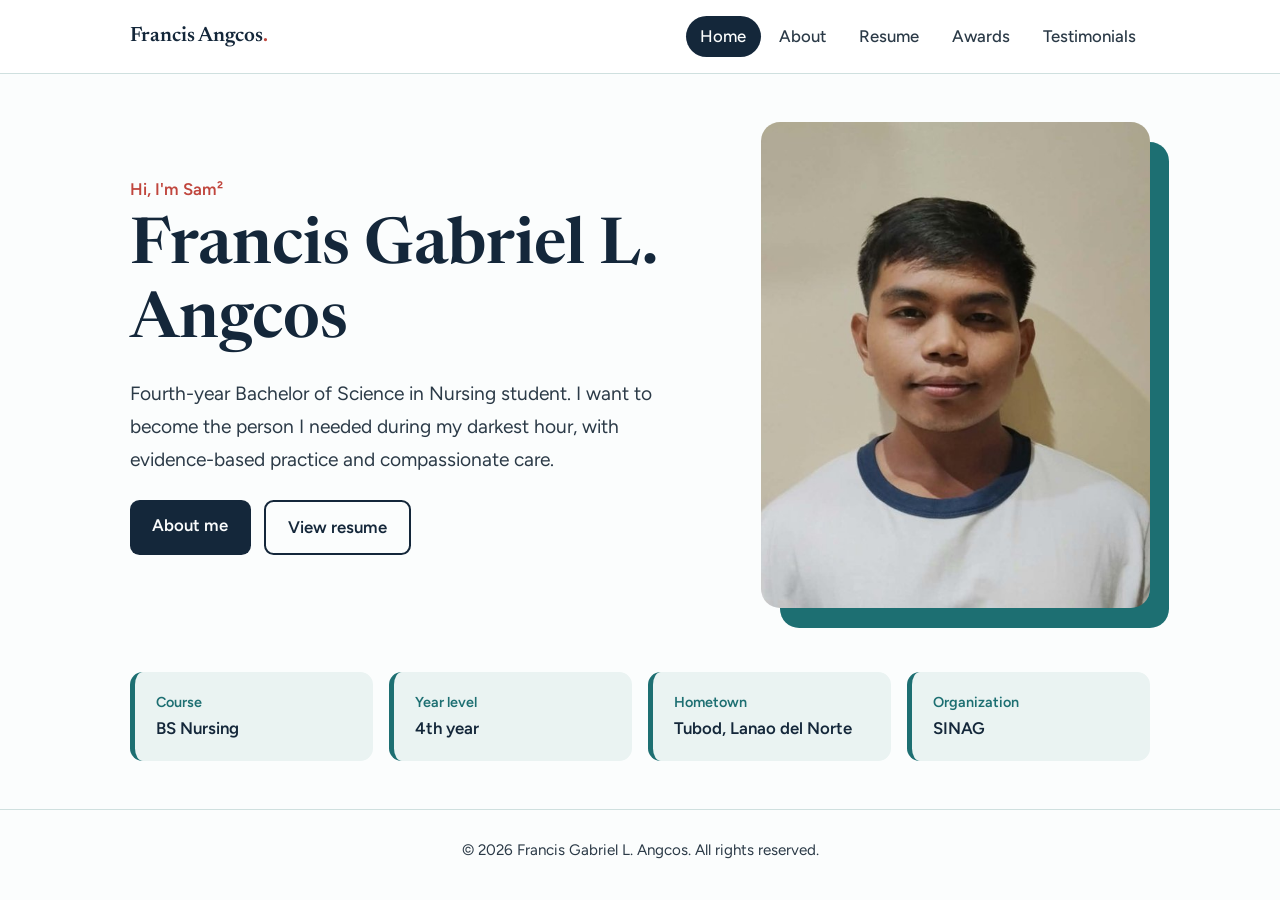
<file: index.html>
<!DOCTYPE html>
<html lang="en">
<head>
<meta charset="UTF-8">
<meta name="viewport" content="width=device-width, initial-scale=1">
<title>Home | Francis Gabriel L. Angcos</title>
<meta name="description" content="Personal website of Francis Gabriel L. Angcos, 4th year BS Nursing student.">
<link rel="preconnect" href="https://fonts.googleapis.com">
<link rel="stylesheet" href="https://fonts.googleapis.com/css2?family=Figtree:wght@400;500;600&family=Newsreader:ital,wght@0,500;0,600;1,400&display=swap">
<link rel="stylesheet" href="style.css">
</head>
<body>
<a class="skip" href="#main">Skip to content</a>
<header>
<div class="bar">
<a class="brand" href="index.html">Francis Angcos<span>.</span></a>
<nav aria-label="Main navigation"><ul><li><a href="index.html" aria-current="page">Home</a></li><li><a href="about.html">About</a></li><li><a href="resume.html">Resume</a></li><li><a href="awards.html">Awards</a></li><li><a href="testimonials.html">Testimonials</a></li></ul></nav>
</div>
</header>
<main id="main">
<section class="hero" aria-labelledby="name">
<div>
<p class="nick">Hi, I'm Sam&sup2;</p>
<h1 id="name">Francis Gabriel L. Angcos</h1>
<p class="lead">Fourth-year Bachelor of Science in Nursing student. I want to become the person I needed during my darkest hour, with evidence-based practice and compassionate care.</p>
<div class="btns"><a class="btn" href="about.html">About me</a><a class="btn alt" href="resume.html">View resume</a></div>
</div>
<figure class="portrait"><img src="PHOTOS/profile.jpg" alt="Portrait of Francis Gabriel L. Angcos in a white shirt with a navy collar" width="700" height="727"></figure>
</section>
<dl class="facts">
<div><dt>Course</dt><dd>BS Nursing</dd></div>
<div><dt>Year level</dt><dd>4th year</dd></div>
<div><dt>Hometown</dt><dd>Tubod, Lanao del Norte</dd></div>
<div><dt>Organization</dt><dd>SINAG</dd></div>
</dl>
</main>
<footer class="site">&copy; 2026 Francis Gabriel L. Angcos. All rights reserved.</footer>
</body>
</html>
</file>
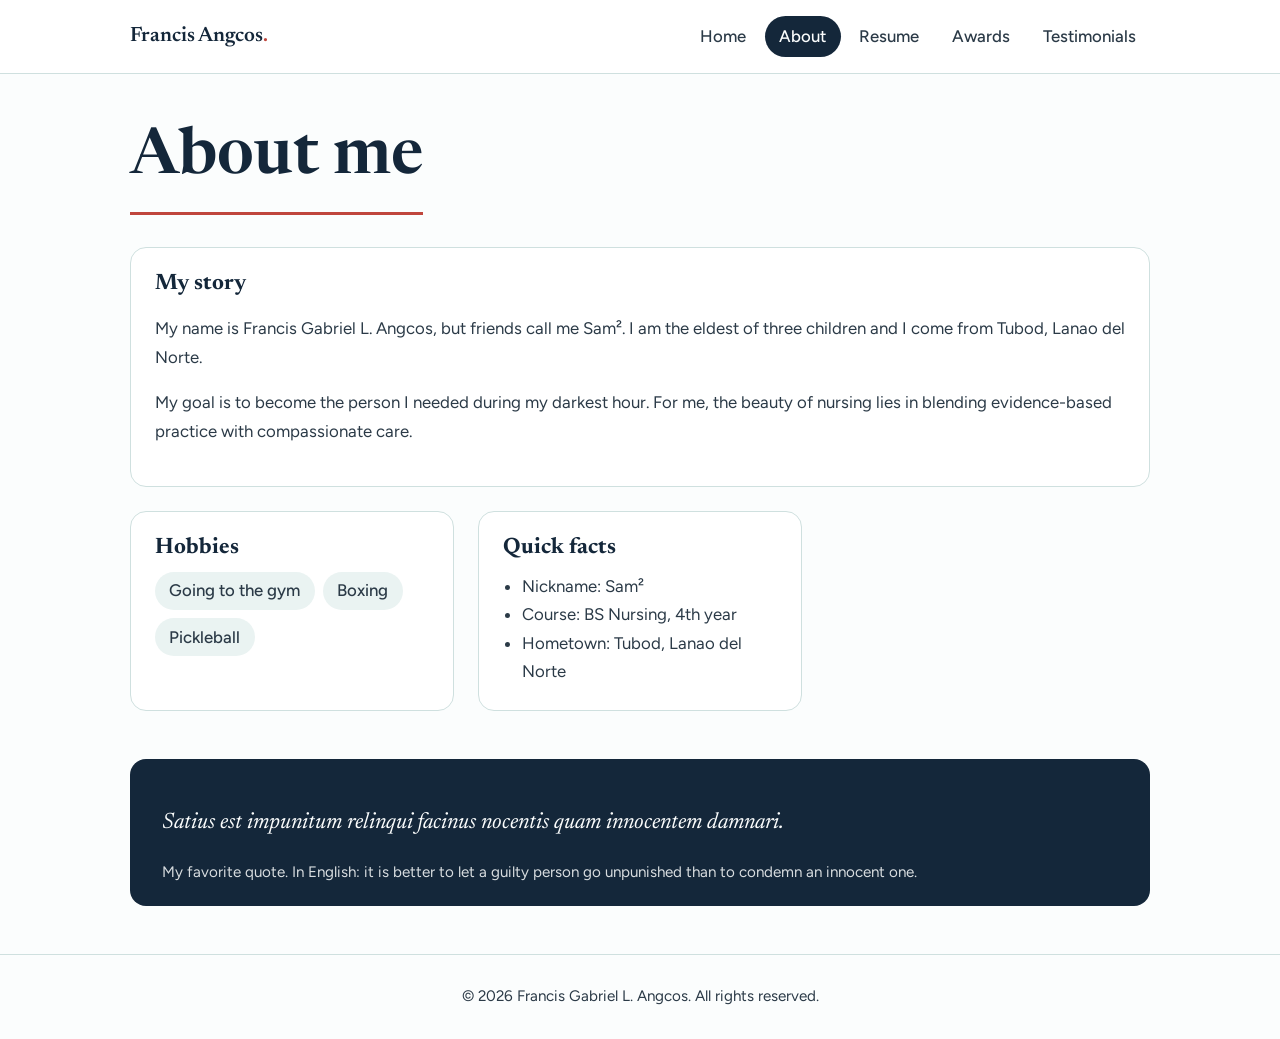
<file: about.html>
<!DOCTYPE html>
<html lang="en">
<head>
<meta charset="UTF-8">
<meta name="viewport" content="width=device-width, initial-scale=1">
<title>About | Francis Gabriel L. Angcos</title>
<meta name="description" content="Learn about Francis Gabriel L. Angcos: background, hobbies, and favorite quote.">
<link rel="preconnect" href="https://fonts.googleapis.com">
<link rel="stylesheet" href="https://fonts.googleapis.com/css2?family=Figtree:wght@400;500;600&family=Newsreader:ital,wght@0,500;0,600;1,400&display=swap">
<link rel="stylesheet" href="style.css">
</head>
<body>
<a class="skip" href="#main">Skip to content</a>
<header>
<div class="bar">
<a class="brand" href="index.html">Francis Angcos<span>.</span></a>
<nav aria-label="Main navigation"><ul><li><a href="index.html">Home</a></li><li><a href="about.html" aria-current="page">About</a></li><li><a href="resume.html">Resume</a></li><li><a href="awards.html">Awards</a></li><li><a href="testimonials.html">Testimonials</a></li></ul></nav>
</div>
</header>
<main id="main">
<h1 class="page-title">About me</h1>
<div class="grid">
<section class="card wide"><h2>My story</h2>
<p>My name is Francis Gabriel L. Angcos, but friends call me Sam&sup2;. I am the eldest of three children and I come from Tubod, Lanao del Norte.</p>
<p>My goal is to become the person I needed during my darkest hour. For me, the beauty of nursing lies in blending evidence-based practice with compassionate care.</p></section>
<section class="card"><h2>Hobbies</h2>
<ul class="tags"><li>Going to the gym</li><li>Boxing</li><li>Pickleball</li></ul></section>
<section class="card"><h2>Quick facts</h2>
<ul><li>Nickname: Sam&sup2;</li><li>Course: BS Nursing, 4th year</li><li>Hometown: Tubod, Lanao del Norte</li></ul></section>
</div>
<blockquote lang="la"><p>Satius est impunitum relinqui facinus nocentis quam innocentem damnari.</p>
<footer>My favorite quote. In English: it is better to let a guilty person go unpunished than to condemn an innocent one.</footer></blockquote>
</main>
<footer class="site">&copy; 2026 Francis Gabriel L. Angcos. All rights reserved.</footer>
</body>
</html>
</file>
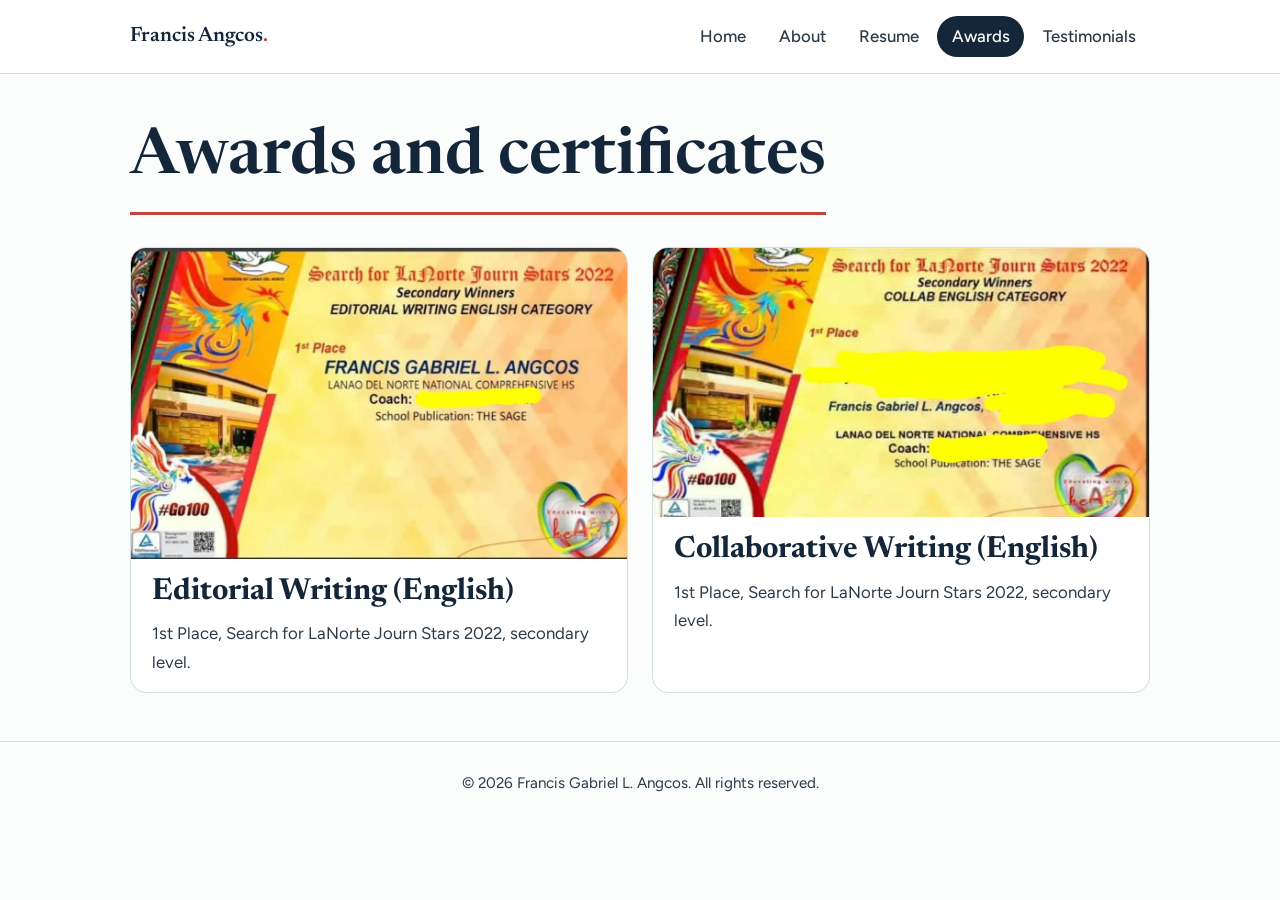
<file: awards.html>
<!DOCTYPE html>
<html lang="en">
<head>
<meta charset="UTF-8">
<meta name="viewport" content="width=device-width, initial-scale=1">
<title>Awards | Francis Gabriel L. Angcos</title>
<meta name="description" content="Certificates earned by Francis Gabriel L. Angcos.">
<link rel="preconnect" href="https://fonts.googleapis.com">
<link rel="stylesheet" href="https://fonts.googleapis.com/css2?family=Figtree:wght@400;500;600&family=Newsreader:ital,wght@0,500;0,600;1,400&display=swap">
<link rel="stylesheet" href="style.css">
</head>
<body>
<a class="skip" href="#main">Skip to content</a>
<header>
<div class="bar">
<a class="brand" href="index.html">Francis Angcos<span>.</span></a>
<nav aria-label="Main navigation"><ul><li><a href="index.html">Home</a></li><li><a href="about.html">About</a></li><li><a href="resume.html">Resume</a></li><li><a href="awards.html" aria-current="page">Awards</a></li><li><a href="testimonials.html">Testimonials</a></li></ul></nav>
</div>
</header>
<main id="main">
<h1 class="page-title">Awards and certificates</h1>
<div class="grid">
<figure class="cert"><img src="PHOTOS/cert-editorial-writing.jpg" alt="Certificate: 1st Place, Editorial Writing English Category, Search for LaNorte Journ Stars 2022" width="1080" height="677" loading="lazy"><figcaption><h2>Editorial Writing (English)</h2>1st Place, Search for LaNorte Journ Stars 2022, secondary level.</figcaption></figure>
<figure class="cert"><img src="PHOTOS/cert-collaborative-writing.jpg" alt="Certificate: 1st Place, Collab English Category, Search for LaNorte Journ Stars 2022" width="1080" height="586" loading="lazy"><figcaption><h2>Collaborative Writing (English)</h2>1st Place, Search for LaNorte Journ Stars 2022, secondary level.</figcaption></figure>
</div>
</main>
<footer class="site">&copy; 2026 Francis Gabriel L. Angcos. All rights reserved.</footer>
</body>
</html>
</file>
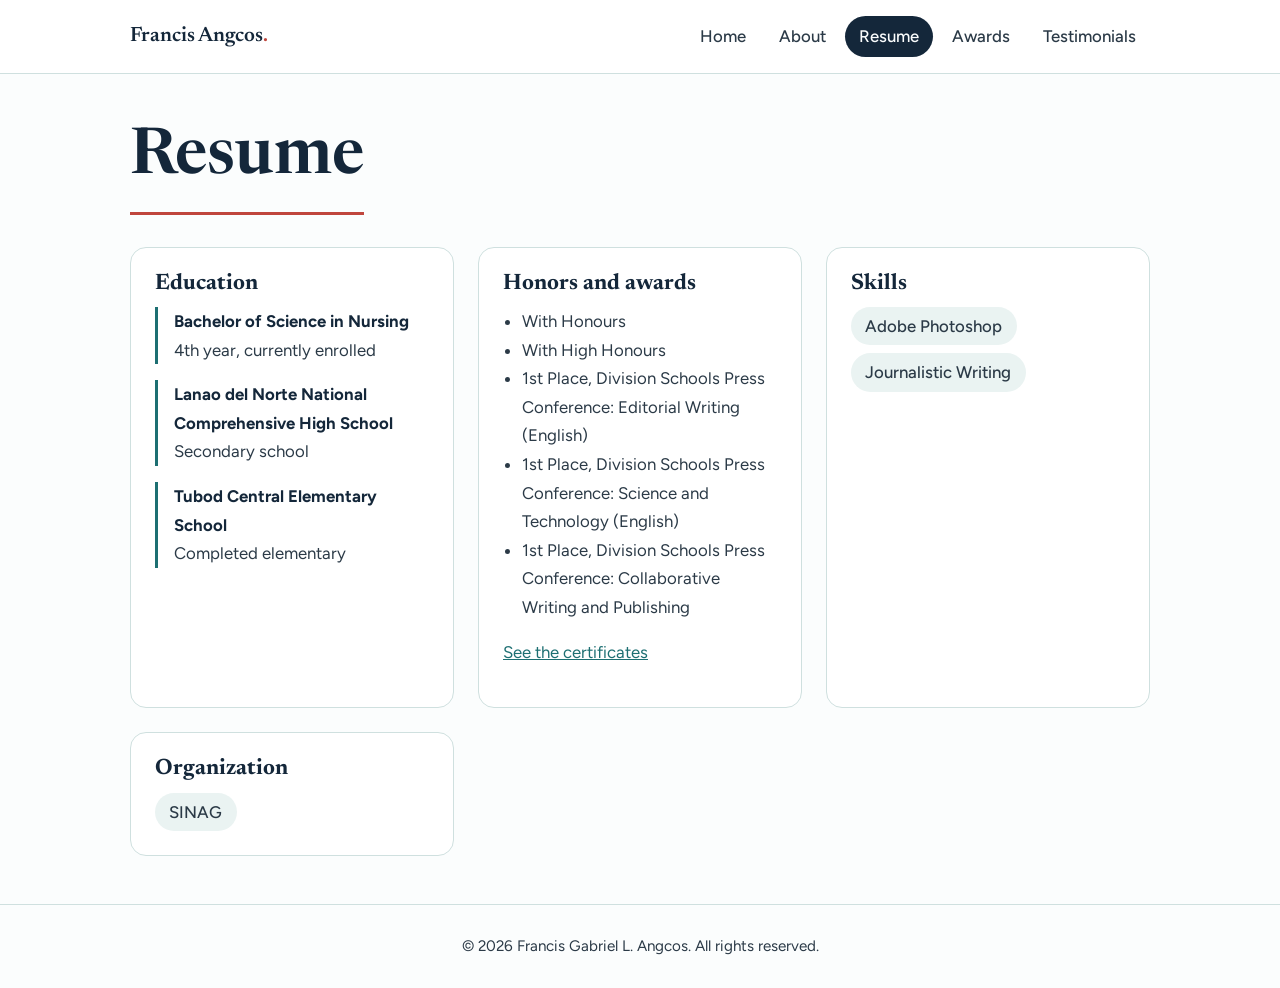
<file: resume.html>
<!DOCTYPE html>
<html lang="en">
<head>
<meta charset="UTF-8">
<meta name="viewport" content="width=device-width, initial-scale=1">
<title>Resume | Francis Gabriel L. Angcos</title>
<meta name="description" content="Education, skills, organization, and achievements of Francis Gabriel L. Angcos.">
<link rel="preconnect" href="https://fonts.googleapis.com">
<link rel="stylesheet" href="https://fonts.googleapis.com/css2?family=Figtree:wght@400;500;600&family=Newsreader:ital,wght@0,500;0,600;1,400&display=swap">
<link rel="stylesheet" href="style.css">
</head>
<body>
<a class="skip" href="#main">Skip to content</a>
<header>
<div class="bar">
<a class="brand" href="index.html">Francis Angcos<span>.</span></a>
<nav aria-label="Main navigation"><ul><li><a href="index.html">Home</a></li><li><a href="about.html">About</a></li><li><a href="resume.html" aria-current="page">Resume</a></li><li><a href="awards.html">Awards</a></li><li><a href="testimonials.html">Testimonials</a></li></ul></nav>
</div>
</header>
<main id="main">
<h1 class="page-title">Resume</h1>
<div class="grid">
<section class="card"><h2>Education</h2>
<div class="tl"><strong>Bachelor of Science in Nursing</strong><br>4th year, currently enrolled</div>
<div class="tl"><strong>Lanao del Norte National Comprehensive High School</strong><br>Secondary school</div>
<div class="tl"><strong>Tubod Central Elementary School</strong><br>Completed elementary</div></section>
<section class="card"><h2>Honors and awards</h2>
<ul><li>With Honours</li><li>With High Honours</li><li>1st Place, Division Schools Press Conference: Editorial Writing (English)</li><li>1st Place, Division Schools Press Conference: Science and Technology (English)</li><li>1st Place, Division Schools Press Conference: Collaborative Writing and Publishing</li></ul>
<p><a href="awards.html">See the certificates</a></p></section>
<section class="card"><h2>Skills</h2><ul class="tags"><li>Adobe Photoshop</li><li>Journalistic Writing</li></ul></section>
<section class="card"><h2>Organization</h2><ul class="tags"><li>SINAG</li></ul></section>
</div>
</main>
<footer class="site">&copy; 2026 Francis Gabriel L. Angcos. All rights reserved.</footer>
</body>
</html>
</file>
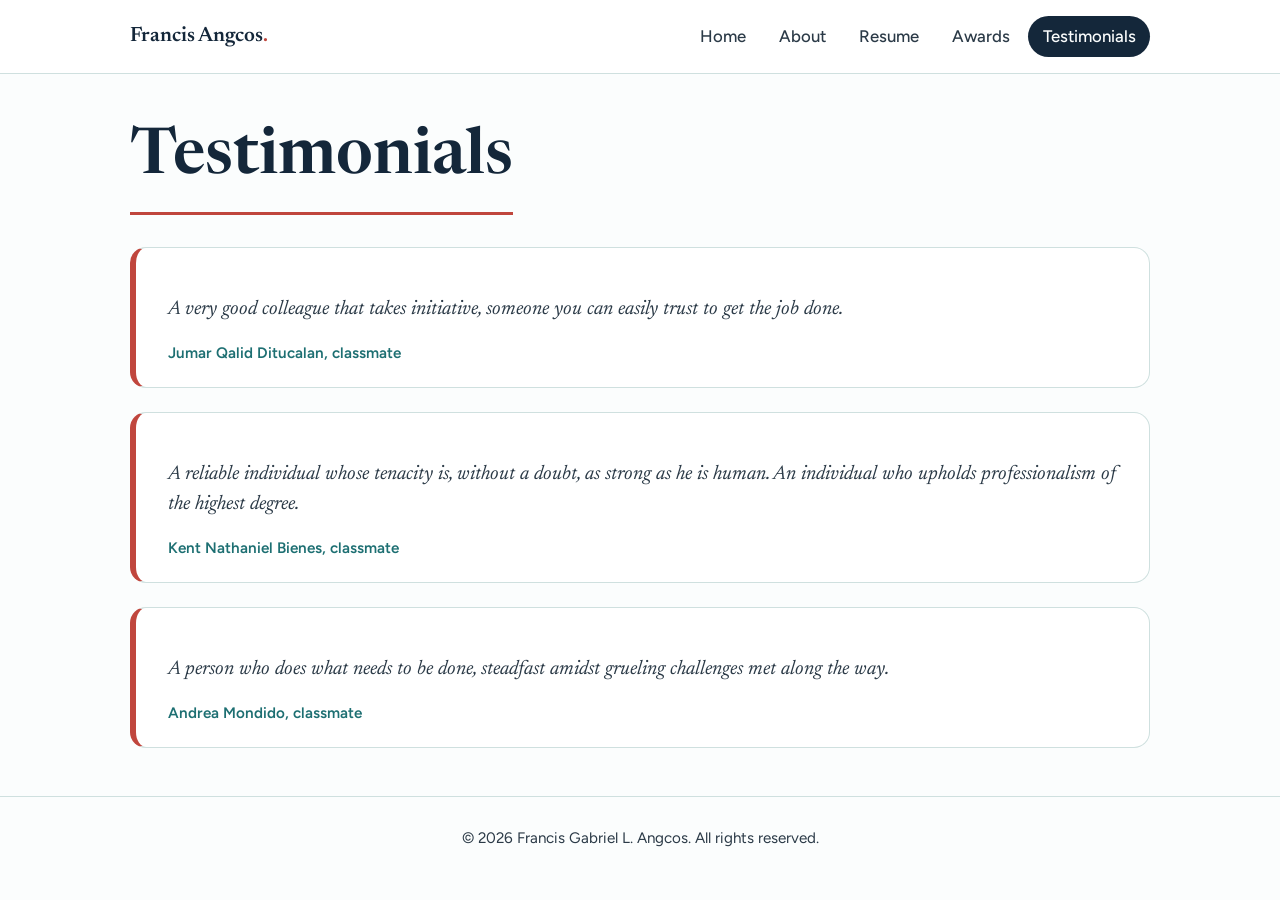
<file: testimonials.html>
<!DOCTYPE html>
<html lang="en">
<head>
<meta charset="UTF-8">
<meta name="viewport" content="width=device-width, initial-scale=1">
<title>Testimonials | Francis Gabriel L. Angcos</title>
<meta name="description" content="What classmates say about Francis Gabriel L. Angcos.">
<link rel="preconnect" href="https://fonts.googleapis.com">
<link rel="stylesheet" href="https://fonts.googleapis.com/css2?family=Figtree:wght@400;500;600&family=Newsreader:ital,wght@0,500;0,600;1,400&display=swap">
<link rel="stylesheet" href="style.css">
</head>
<body>
<a class="skip" href="#main">Skip to content</a>
<header>
<div class="bar">
<a class="brand" href="index.html">Francis Angcos<span>.</span></a>
<nav aria-label="Main navigation"><ul><li><a href="index.html">Home</a></li><li><a href="about.html">About</a></li><li><a href="resume.html">Resume</a></li><li><a href="awards.html">Awards</a></li><li><a href="testimonials.html" aria-current="page">Testimonials</a></li></ul></nav>
</div>
</header>
<main id="main">
<h1 class="page-title">Testimonials</h1>
<div class="quotes">
<blockquote><p>A very good colleague that takes initiative, someone you can easily trust to get the job done.</p><cite>Jumar Qalid Ditucalan, classmate</cite></blockquote>
<blockquote><p>A reliable individual whose tenacity is, without a doubt, as strong as he is human. An individual who upholds professionalism of the highest degree.</p><cite>Kent Nathaniel Bienes, classmate</cite></blockquote>
<blockquote><p>A person who does what needs to be done, steadfast amidst grueling challenges met along the way.</p><cite>Andrea Mondido, classmate</cite></blockquote>
</div>
</main>
<footer class="site">&copy; 2026 Francis Gabriel L. Angcos. All rights reserved.</footer>
</body>
</html>
</file>
<file: style.css>
:root{--ink:#14273a;--teal:#1d6f72;--mist:#eaf3f2;--line:#cfe0df;--rose:#c0463d;--bg:#fbfdfd;--text:#2b3a47;--card:#fff}
@media(prefers-color-scheme:dark){:root{--ink:#e8f1f2;--teal:#6cc3c1;--mist:#16262e;--line:#264049;--rose:#ee8a80;--bg:#0f1b22;--text:#c5d3d9;--card:#15252d}}
*{box-sizing:border-box}
html{scroll-behavior:smooth}
body{margin:0;font:1.05rem/1.7 "Figtree",system-ui,sans-serif;color:var(--text);background:var(--bg)}
h1,h2,h3{font-family:"Newsreader",Georgia,serif;color:var(--ink);line-height:1.15;margin:0 0 .6rem}
h1{font-size:clamp(2.4rem,6vw,4rem);font-weight:600}
h2{font-size:1.9rem}h3{font-size:1.25rem}
a{color:var(--teal)}
:focus-visible{outline:3px solid var(--rose);outline-offset:3px}
.skip{position:absolute;left:-999px}.skip:focus{left:1rem;top:1rem;background:var(--card);padding:.5rem}
header{border-bottom:1px solid var(--line);background:var(--card)}
.bar{max-width:1060px;margin:auto;padding:1rem 1.25rem;display:flex;flex-wrap:wrap;gap:.75rem 2rem;align-items:center;justify-content:space-between}
.brand{font:600 1.3rem "Newsreader",Georgia,serif;color:var(--ink);text-decoration:none}
.brand span{color:var(--rose)}
nav ul{list-style:none;display:flex;flex-wrap:wrap;gap:.25rem;margin:0;padding:0}
nav a{display:block;padding:.4rem .9rem;border-radius:999px;text-decoration:none;color:var(--text);font-weight:500;transition:background .2s}
nav a:hover{background:var(--mist)}
nav a[aria-current]{background:var(--ink);color:var(--bg)}
main{max-width:1060px;margin:auto;padding:3rem 1.25rem}
.hero{display:grid;grid-template-columns:1.2fr .8fr;gap:3rem;align-items:center}
.hero .lead{font-size:1.2rem;max-width:34rem}
.nick{color:var(--rose);font-weight:600;margin:0 0 .5rem}
.portrait{position:relative;margin:0}
.portrait::before{content:"";position:absolute;inset:1.2rem -1.2rem -1.2rem 1.2rem;background:var(--teal);border-radius:1.2rem}
.portrait img{position:relative;width:100%;height:auto;border-radius:1.2rem;display:block;aspect-ratio:4/5;object-fit:cover}
.btns{display:flex;gap:.8rem;flex-wrap:wrap;margin-top:1.5rem}
.btn{padding:.7rem 1.4rem;border-radius:.6rem;background:var(--ink);color:var(--bg);text-decoration:none;font-weight:600;transition:transform .2s}
.btn:hover{transform:translateY(-2px)}
.btn.alt{background:none;color:var(--ink);border:2px solid var(--ink)}
.facts{display:grid;grid-template-columns:repeat(auto-fit,minmax(200px,1fr));gap:1rem;margin:4rem 0 0}
.facts div{background:var(--mist);padding:1.1rem 1.3rem;border-radius:.8rem;border-left:5px solid var(--teal)}
.facts dt{font-size:.9rem;color:var(--teal);font-weight:600}.facts dd{margin:0;font-weight:600;color:var(--ink)}
blockquote{margin:3rem 0 0;padding:1.6rem 2rem;background:var(--ink);color:var(--bg);border-radius:1rem;font:italic 1.4rem/1.5 "Newsreader",Georgia,serif}
blockquote footer{font:.95rem "Figtree",sans-serif;opacity:.85;margin-top:.7rem;font-style:normal}
.page-title{margin-bottom:2rem;padding-bottom:1rem;border-bottom:3px solid var(--rose);display:inline-block}
.grid{display:grid;grid-template-columns:repeat(auto-fit,minmax(280px,1fr));gap:1.5rem}
.card{background:var(--card);border:1px solid var(--line);border-radius:1rem;padding:1.5rem}
.card.wide{grid-column:1/-1}
.card h2{font-size:1.4rem}
.card ul{margin:0;padding-left:1.2rem}
.tl{border-left:3px solid var(--teal);padding-left:1rem;margin:0 0 1rem}
.tl strong{color:var(--ink)}
.tags{display:flex;flex-wrap:wrap;gap:.5rem;list-style:none;padding:0!important;margin:0}
.tags li{background:var(--mist);padding:.3rem .9rem;border-radius:999px;font-weight:500}
.quotes{display:grid;gap:1.5rem}
.quotes blockquote{margin:0;background:var(--card);color:var(--text);border:1px solid var(--line);border-left:6px solid var(--rose);font-size:1.25rem}
.quotes cite{display:block;margin-top:.8rem;font:600 .95rem "Figtree",sans-serif;color:var(--teal)}
figure.cert{margin:0;background:var(--card);border:1px solid var(--line);border-radius:1rem;overflow:hidden}
figure.cert img{width:100%;height:auto;display:block}
figure.cert figcaption{padding:1rem 1.3rem}
footer.site{border-top:1px solid var(--line);text-align:center;padding:1.8rem 1rem;font-size:.95rem}
@media(max-width:760px){.hero{grid-template-columns:1fr}.portrait{order:-1;max-width:320px;margin:0 1.2rem 1.2rem 0}main{padding:2rem 1.25rem}}
@media(prefers-reduced-motion:reduce){*{transition:none!important;scroll-behavior:auto!important}}
</file>
